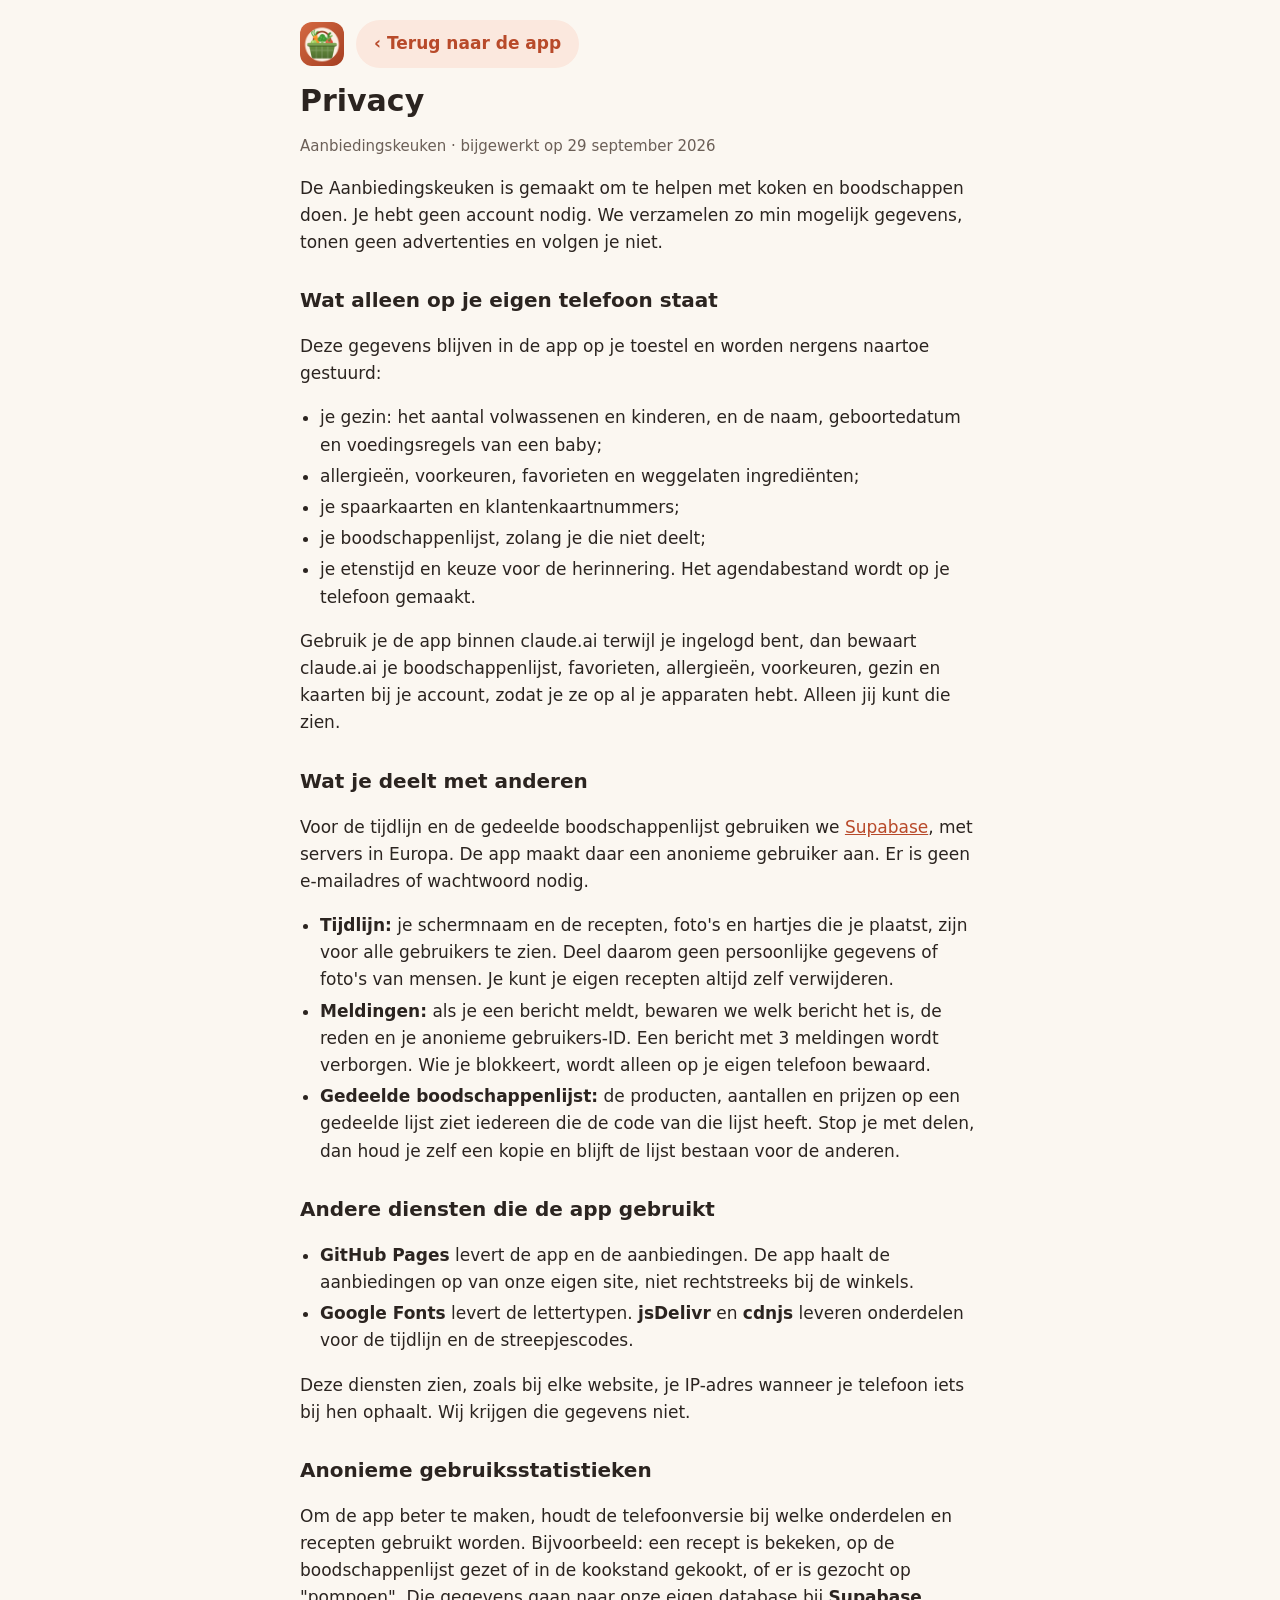
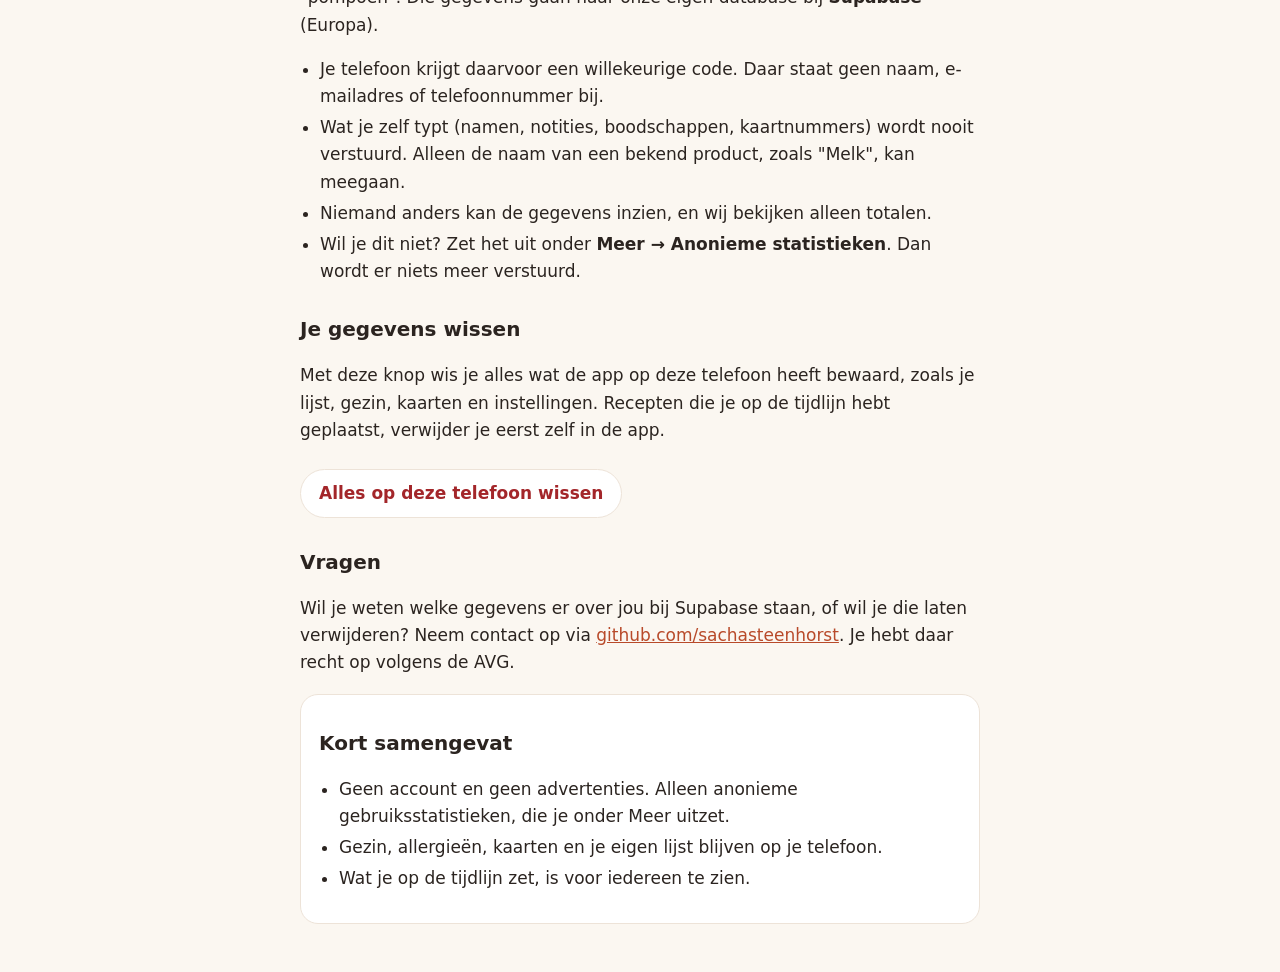
<file: recepten-app/privacy.html>
<!doctype html>
<html lang="nl">
<head>
<meta charset="utf-8">
<meta name="viewport" content="width=device-width, initial-scale=1, viewport-fit=cover">
<meta name="theme-color" content="#B84A2A">
<link rel="icon" href="icons/icon-192.png" type="image/png">
<title>Privacy · Aanbiedingskeuken</title>
<style>
  :root { --bg: #FBF7F1; --surface: #FFFFFF; --ink: #2B2420; --muted: #6B5F57; --line: #EDE3D8; --accent: #B84A2A; --soft: #FBE8DE; }
  @media (prefers-color-scheme: dark) { :root { --bg: #16110F; --surface: #211A17; --ink: #F4EDE7; --muted: #B5A89E; --line: #3A2F29; --accent: #F2916B; --soft: #3B2219; } }
  * { box-sizing: border-box; }
  body { margin: 0; background: var(--bg); color: var(--ink); font: 17px/1.6 "Segoe UI", system-ui, -apple-system, sans-serif; padding: 0 16px 48px; }
  main { max-width: 680px; margin: 0 auto; }
  header { padding: 20px 0 8px; display: flex; align-items: center; gap: 12px; }
  header img { width: 44px; height: 44px; border-radius: 12px; }
  h1 { font-size: 30px; line-height: 1.15; margin: 8px 0 4px; }
  h2 { font-size: 20px; margin: 28px 0 6px; }
  p, li { color: var(--ink); }
  .muted { color: var(--muted); font-size: 15px; }
  ul { padding-left: 20px; }
  li { margin: 4px 0; }
  a { color: var(--accent); }
  .terug, .wis { display: inline-flex; align-items: center; min-height: 48px; padding: 10px 18px; border-radius: 999px; font: inherit; font-weight: 700; text-decoration: none; cursor: pointer; }
  .terug { background: var(--soft); color: var(--accent); border: 0; }
  .wis { background: var(--surface); color: #A3262A; border: 1px solid var(--line); margin-top: 8px; }
  .kaart { background: var(--surface); border: 1px solid var(--line); border-radius: 18px; padding: 4px 18px 14px; margin-top: 16px; }
</style>
</head>
<body>
<main>
  <header><img src="icons/icon-192.png" alt=""><a class="terug" href="./">‹ Terug naar de app</a></header>
  <h1>Privacy</h1>
  <p class="muted">Aanbiedingskeuken · bijgewerkt op 29 september 2026</p>

  <p>De Aanbiedingskeuken is gemaakt om te helpen met koken en boodschappen doen. Je hebt geen account nodig. We verzamelen zo min mogelijk gegevens, tonen geen advertenties en volgen je niet.</p>

  <h2>Wat alleen op je eigen telefoon staat</h2>
  <p>Deze gegevens blijven in de app op je toestel en worden nergens naartoe gestuurd:</p>
  <ul>
    <li>je gezin: het aantal volwassenen en kinderen, en de naam, geboortedatum en voedingsregels van een baby;</li>
    <li>allergieën, voorkeuren, favorieten en weggelaten ingrediënten;</li>
    <li>je spaarkaarten en klantenkaartnummers;</li>
    <li>je boodschappenlijst, zolang je die niet deelt;</li>
    <li>je etenstijd en keuze voor de herinnering. Het agendabestand wordt op je telefoon gemaakt.</li>
  </ul>
  <p>Gebruik je de app binnen claude.ai terwijl je ingelogd bent, dan bewaart claude.ai je boodschappenlijst, favorieten, allergieën, voorkeuren, gezin en kaarten bij je account, zodat je ze op al je apparaten hebt. Alleen jij kunt die zien.</p>

  <h2>Wat je deelt met anderen</h2>
  <p>Voor de tijdlijn en de gedeelde boodschappenlijst gebruiken we <a href="https://supabase.com/privacy" rel="noopener">Supabase</a>, met servers in Europa. De app maakt daar een anonieme gebruiker aan. Er is geen e-mailadres of wachtwoord nodig.</p>
  <ul>
    <li><b>Tijdlijn:</b> je schermnaam en de recepten, foto's en hartjes die je plaatst, zijn voor alle gebruikers te zien. Deel daarom geen persoonlijke gegevens of foto's van mensen. Je kunt je eigen recepten altijd zelf verwijderen.</li>
    <li><b>Meldingen:</b> als je een bericht meldt, bewaren we welk bericht het is, de reden en je anonieme gebruikers-ID. Een bericht met 3 meldingen wordt verborgen. Wie je blokkeert, wordt alleen op je eigen telefoon bewaard.</li>
    <li><b>Gedeelde boodschappenlijst:</b> de producten, aantallen en prijzen op een gedeelde lijst ziet iedereen die de code van die lijst heeft. Stop je met delen, dan houd je zelf een kopie en blijft de lijst bestaan voor de anderen.</li>
  </ul>

  <h2>Andere diensten die de app gebruikt</h2>
  <ul>
    <li><b>GitHub Pages</b> levert de app en de aanbiedingen. De app haalt de aanbiedingen op van onze eigen site, niet rechtstreeks bij de winkels.</li>
    <li><b>Google Fonts</b> levert de lettertypen. <b>jsDelivr</b> en <b>cdnjs</b> leveren onderdelen voor de tijdlijn en de streepjescodes.</li>
  </ul>
  <p>Deze diensten zien, zoals bij elke website, je IP-adres wanneer je telefoon iets bij hen ophaalt. Wij krijgen die gegevens niet.</p>

  <h2>Anonieme gebruiksstatistieken</h2>
  <p>Om de app beter te maken, houdt de telefoonversie bij welke onderdelen en recepten gebruikt worden. Bijvoorbeeld: een recept is bekeken, op de boodschappenlijst gezet of in de kookstand gekookt, of er is gezocht op "pompoen". Die gegevens gaan naar onze eigen database bij <b>Supabase</b> (Europa).</p>
  <ul>
    <li>Je telefoon krijgt daarvoor een willekeurige code. Daar staat geen naam, e-mailadres of telefoonnummer bij.</li>
    <li>Wat je zelf typt (namen, notities, boodschappen, kaartnummers) wordt nooit verstuurd. Alleen de naam van een bekend product, zoals "Melk", kan meegaan.</li>
    <li>Niemand anders kan de gegevens inzien, en wij bekijken alleen totalen.</li>
    <li>Wil je dit niet? Zet het uit onder <b>Meer → Anonieme statistieken</b>. Dan wordt er niets meer verstuurd.</li>
  </ul>

  <h2>Je gegevens wissen</h2>
  <p>Met deze knop wis je alles wat de app op deze telefoon heeft bewaard, zoals je lijst, gezin, kaarten en instellingen. Recepten die je op de tijdlijn hebt geplaatst, verwijder je eerst zelf in de app.</p>
  <button class="wis" id="wis" type="button">Alles op deze telefoon wissen</button>
  <p id="gewist" class="muted" hidden>Alles is gewist.</p>

  <h2>Vragen</h2>
  <p>Wil je weten welke gegevens er over jou bij Supabase staan, of wil je die laten verwijderen? Neem contact op via <a href="https://github.com/sachasteenhorst" rel="noopener">github.com/sachasteenhorst</a>. Je hebt daar recht op volgens de AVG.</p>

  <div class="kaart">
    <h2>Kort samengevat</h2>
    <ul>
      <li>Geen account en geen advertenties. Alleen anonieme gebruiksstatistieken, die je onder Meer uitzet.</li>
      <li>Gezin, allergieën, kaarten en je eigen lijst blijven op je telefoon.</li>
      <li>Wat je op de tijdlijn zet, is voor iedereen te zien.</li>
    </ul>
  </div>
</main>
<script>
  document.getElementById('wis').addEventListener('click', () => {
    if (!confirm('Weet je zeker dat je alles van de Aanbiedingskeuken op deze telefoon wilt wissen? Dit kun je niet ongedaan maken.')) return;
    try {
      Object.keys(localStorage).filter(k => k.startsWith('ak:') || k === 'ak-tijdlijn').forEach(k => localStorage.removeItem(k));
      document.getElementById('gewist').hidden = false;
    } catch (e) { alert('Wissen lukte niet in deze browser.'); }
  });
</script>
</body>
</html>
</file>
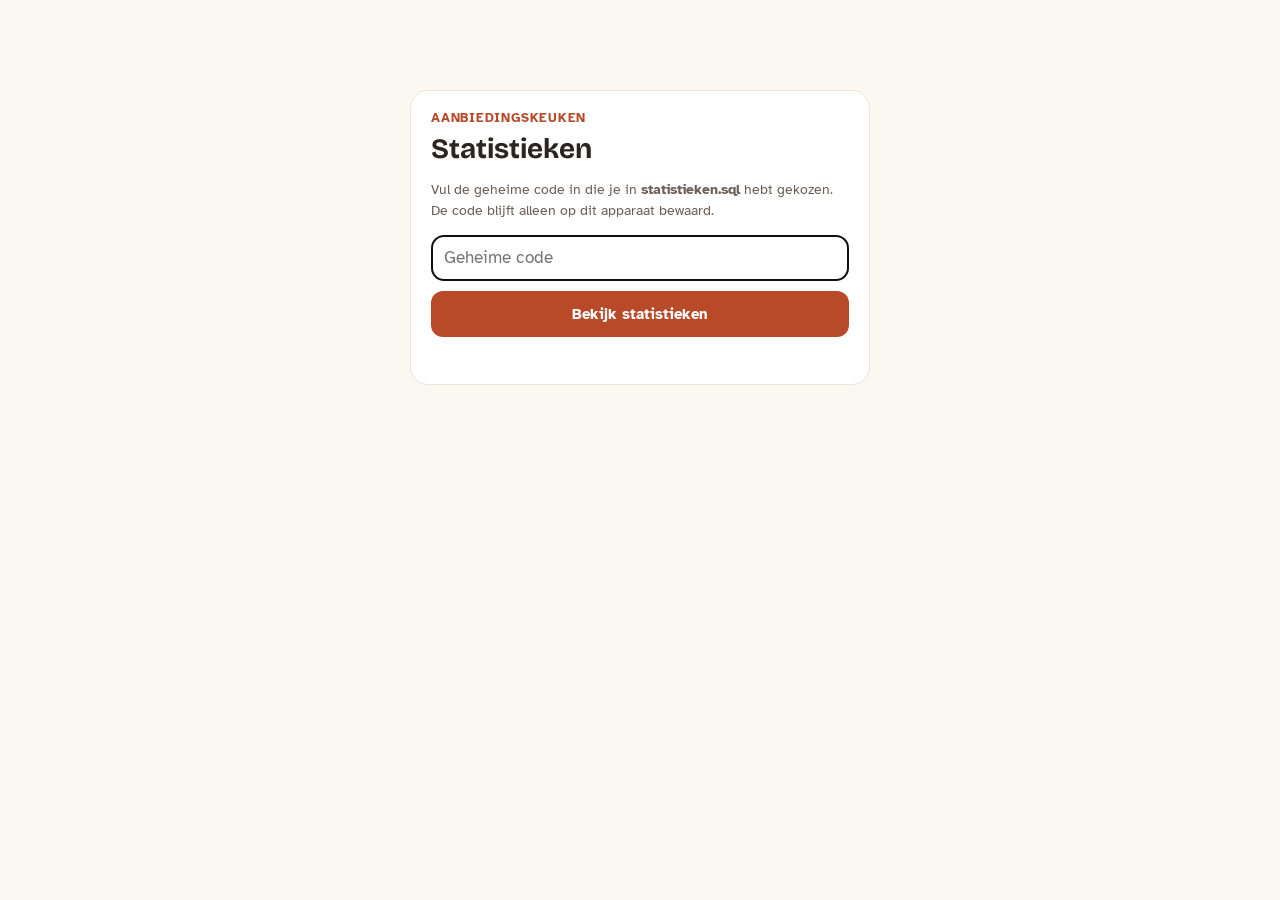
<file: recepten-app/statistieken.html>
<!doctype html>
<html lang="nl">
<head>
<meta charset="utf-8">
<meta name="viewport" content="width=device-width,initial-scale=1,viewport-fit=cover">
<meta name="robots" content="noindex,nofollow">
<title>Statistieken Aanbiedingskeuken</title>
<link rel="preconnect" href="https://fonts.googleapis.com">
<link rel="preconnect" href="https://fonts.gstatic.com" crossorigin>
<link rel="stylesheet" href="https://fonts.googleapis.com/css2?family=Bricolage+Grotesque:opsz,wght@12..96,700;12..96,800&family=Atkinson+Hyperlegible:wght@400;700&display=swap">
<style>
  :root {
    color-scheme: light;
    --bg: #FBF7F1; --surface: #FFFFFF; --ink: #2B2420; --muted: #6B5F57; --line: #EDE3D8; --tile: #FBF5EE;
    --accent: #B84A2A; --accent-soft: #FBE8DE; --bar: #C4552F; --bar-2: #E9B49E; --good: #4F6B2F; --good-soft: #EDF2E1;
    --bad: #9B2F2F; --bad-soft: #F8E4E2; --grid: #EFE7DE;
    --display: "Bricolage Grotesque", "Segoe UI", system-ui, sans-serif;
    --body: "Atkinson Hyperlegible", "Segoe UI", system-ui, sans-serif;
  }
  @media (prefers-color-scheme: dark) {
    :root:not([data-theme="light"]) {
      color-scheme: dark;
      --bg: #16110F; --surface: #211A17; --ink: #F4EDE7; --muted: #B5A89E; --line: #3A2F29; --tile: #2A211D;
      --accent: #F2916B; --accent-soft: #3B2219; --bar: #E8835D; --bar-2: #6B3A28; --good: #B5CF8E; --good-soft: #26301B;
      --bad: #F09A93; --bad-soft: #3A1E1D; --grid: #2E2521;
    }
  }
  :root[data-theme="dark"] {
    color-scheme: dark;
    --bg: #16110F; --surface: #211A17; --ink: #F4EDE7; --muted: #B5A89E; --line: #3A2F29; --tile: #2A211D;
    --accent: #F2916B; --accent-soft: #3B2219; --bar: #E8835D; --bar-2: #6B3A28; --good: #B5CF8E; --good-soft: #26301B;
    --bad: #F09A93; --bad-soft: #3A1E1D; --grid: #2E2521;
  }
  * { box-sizing: border-box; }
  html, body { background: var(--bg); }
  body { margin: 0; color: var(--ink); font: 16px/1.5 var(--body); padding: 0 16px 48px; -webkit-font-smoothing: antialiased; }
  .wrap { max-width: 1040px; margin: 0 auto; }
  h1, h2, h3 { font-family: var(--display); margin: 0; line-height: 1.15; }
  header { display: flex; flex-wrap: wrap; gap: 12px; align-items: end; justify-content: space-between; padding: 24px 0 16px; }
  header h1 { font-size: clamp(26px, 5vw, 34px); font-weight: 800; }
  .eyebrow { font-size: 13px; letter-spacing: .06em; text-transform: uppercase; color: var(--accent); font-weight: 700; }
  .muted { color: var(--muted); } .small { font-size: 14px; }
  .card { background: var(--surface); border: 1px solid var(--line); border-radius: 18px; padding: 18px 20px; min-width: 0; }
  .grid { display: grid; gap: 14px; }
  .g2 { grid-template-columns: repeat(auto-fit, minmax(min(100%, 420px), 1fr)); }
  .tiles { display: grid; grid-template-columns: repeat(auto-fit, minmax(150px, 1fr)); gap: 12px; }
  .tile { background: var(--surface); border: 1px solid var(--line); border-radius: 16px; padding: 14px 16px; }
  .tile .k { font-size: 13px; color: var(--muted); font-weight: 700; }
  .tile .v { font-family: var(--display); font-weight: 800; font-size: 30px; font-variant-numeric: tabular-nums; line-height: 1.1; margin-top: 2px; }
  .tile .s { font-size: 13px; color: var(--muted); }
  .card h2 { font-size: 19px; margin-bottom: 2px; }
  .card > p.sub { margin: 0 0 12px; font-size: 14px; color: var(--muted); }
  .seg { display: inline-flex; background: var(--tile); border-radius: 12px; padding: 4px; gap: 4px; }
  .seg button { border: 0; background: none; font: 700 14px var(--body); color: var(--muted); padding: 8px 12px; border-radius: 9px; cursor: pointer; min-height: 40px; }
  .seg button[aria-pressed="true"] { background: var(--accent); color: #FFFFFF; }
  .btn { border: 0; background: var(--accent); color: #FFFFFF; font: 800 15px var(--body); padding: 0 18px; min-height: 46px; border-radius: 12px; cursor: pointer; }
  .btn.ghost { background: var(--accent-soft); color: var(--accent); }
  input[type=password], input[type=text] { font: 17px var(--body); color: var(--ink); background: var(--surface); border: 1px solid var(--line); border-radius: 12px; padding: 10px 12px; min-height: 46px; width: 100%; }
  .login { max-width: 460px; margin: 10vh auto 0; }
  .login form { display: grid; gap: 10px; margin-top: 14px; }
  .err { color: var(--bad); font-size: 14px; min-height: 1.4em; }
  /* staafjes */
  .hbars { display: grid; gap: 6px; }
  .hbar { display: grid; grid-template-columns: minmax(0, 11em) minmax(0, 1fr) 3.5em; gap: 10px; align-items: center; font-size: 14px; position: relative; }
  .hbar .lab { overflow: hidden; text-overflow: ellipsis; white-space: nowrap; }
  .hbar .track { height: 14px; background: none; position: relative; }
  .hbar .fill { position: absolute; left: 0; top: 0; bottom: 0; background: var(--bar); border-radius: 0 4px 4px 0; min-width: 2px; }
  .hbar .val { text-align: right; font-variant-numeric: tabular-nums; font-weight: 700; }
  .hbar:hover .lab { color: var(--accent); }
  .chart { position: relative; }
  .chart svg { display: block; width: 100%; height: auto; overflow: visible; }
  .chart .axis { font: 12px var(--body); fill: var(--muted); }
  .tip { position: absolute; pointer-events: none; background: var(--ink); color: var(--bg); font-size: 13px; padding: 6px 10px; border-radius: 8px; white-space: nowrap; transform: translate(-50%, -110%); opacity: 0; transition: opacity .1s; z-index: 2; }
  .tip.on { opacity: 1; }
  table { width: 100%; border-collapse: collapse; font-size: 14px; }
  th, td { text-align: right; padding: 7px 8px; border-bottom: 1px solid var(--line); font-variant-numeric: tabular-nums; }
  th:first-child, td:first-child { text-align: left; }
  th { font-size: 12.5px; color: var(--muted); font-weight: 700; cursor: pointer; white-space: nowrap; position: sticky; top: 0; background: var(--surface); }
  th[aria-sort] { color: var(--accent); }
  .tabel { max-height: 460px; overflow: auto; }
  .pill { display: inline-block; font-size: 12.5px; font-weight: 700; padding: 2px 9px; border-radius: 999px; }
  .pill.good { background: var(--good-soft); color: var(--good); } .pill.bad { background: var(--bad-soft); color: var(--bad); }
  ul.tips { margin: 0; padding: 0; list-style: none; display: grid; gap: 8px; }
  ul.tips li { background: var(--tile); border-radius: 12px; padding: 10px 12px; font-size: 15px; }
  ul.tips li b { color: var(--accent); }
  .leeg { color: var(--muted); font-size: 14px; margin: 4px 0; }
  .toolbar { display: flex; flex-wrap: wrap; gap: 8px; align-items: center; }
  .funnel .hbar { grid-template-columns: minmax(0, 12em) minmax(0, 1fr) 7.5em; }
  footer { margin-top: 20px; font-size: 13px; color: var(--muted); }
  @media (max-width: 520px) { .hbar { grid-template-columns: minmax(0, 8.5em) minmax(0, 1fr) 3em; } .funnel .hbar { grid-template-columns: minmax(0, 8em) minmax(0, 1fr) 7em; } .card { padding: 16px; } }
</style>
</head>
<body>
<div class="wrap" id="root"></div>
<div class="tip" id="tip" role="status"></div>
<script>
const SUPA = { url: 'https://dfegvnmmfpuzfjrlypcb.supabase.co', key: 'sb_publishable_XhqFcuJz6DWmmGyihd_1xA_Pz9Xbm0Y' };
const NAMEN = {"zalm-zoet":"Zalm uit de oven met zoete aardappel en broccoli","pompoencurry":"Pompoencurry met kip en kikkererwten","linzenstoof":"Linzenstoof met wortel en tomaat","frittata":"Frittata met courgette en paprika","kabeljauw-prei":"Kabeljauw met preipuree","gehaktballetjes":"Gehaktballetjes in tomatensaus met volkoren spaghetti","bloemkool-ovenschotel":"Bloemkool-broccoli-ovenschotel met kip","spinaziestoof":"Zoete-aardappelstoof met spinazie en kikkererwten","kalkoen-sperzie":"Kalkoenfilet met sperziebonen en krieltjes","bietenstamppot":"Bietenstamppot met appel en kippendij","wraps-kip":"Volkoren wraps met kip, avocado en paprika","pompoensoep":"Pompoensoep met rode linzen","shakshuka":"Shakshuka met kikkererwten","kip-traybake":"Kip uit de oven met pastinaak, wortel en rode ui","chili":"Chili sin carne met zoete aardappel en bonen","hutspot":"Hutspot met gehaktballetjes","lasagne":"Lasagne met courgette, champignons en gehakt","witvis-erwten":"Witvis met doperwten-muntpuree","kip-pinda":"Kip met pindasaus, sperziebonen en rijst","bloemkoolcurry":"Bloemkool-linzencurry","carbonara":"Romige pasta carbonara met spekjes","nasi-goreng":"Nasi goreng met kip en gebakken ei","burgers":"Zelfgemaakte burgers met ovenfriet","macaroni":"Macaroni-ovenschotel met gehakt en kaas","kip-champignon":"Kip in romige champignonsaus met krieltjes","wrappizza":"Wrappizza's met champignons en paprika","hachee":"Hollandse hachee met puree en rode kool","pannenkoeken":"Pannenkoeken met spek en appel","teriyaki":"Kip teriyaki met rijst en broccoli","shoarma":"Shoarmabowl met knoflooksaus","tomatensoep":"Romige tomatensoep met tosti's","groentesoep":"Groentesoep met balletjes","kippensoep":"Kippensoep met vermicelli en groente","broccolisoep":"Romige broccolisoep met kaasbroodjes","zalm-pasta":"Pasta met zalm, spinazie en room","vis-curry":"Witvis-curry met kokos en sperziebonen","prei-stamppot":"Preistamppot met spekjes en kaas","cottage-pie":"Cottage pie met gehakt en zoete-aardappelpuree","kip-kerrie":"Kip-kerrie met appel en rijst","burrito":"Burrito's met zwarte bonen en avocado","quesadilla":"Quesadilla's met kip, paprika en maïs","omelet":"Boerenomelet met champignons, spinazie en brood","risotto":"Romige champignonrisotto","ratatouille":"Ratatouille uit de oven met kikkererwten en feta","kip-honing":"Kippendijen met honing-mosterd, wortel en krieltjes","vis-oven":"Kabeljauw uit de oven met tomaat, courgette en krieltjes","linzensoep":"Turkse rodelinzensoep met wortel","bolognese":"Spaghetti bolognese met verstopte groente","goulash":"Hongaarse goulash met paprika en aardappel","kip-wok":"Roerbak kip met broccoli, paprika en rijst","ovenpasta":"Ovenpasta met courgette, tomaat en mozzarella","aardappelsalade":"Lauwe aardappelsalade met ei, sperziebonen en mosterddressing","griekse-salade-kip":"Griekse salade met kip, feta en warme pita","linzen-bolognese":"Linzenbolognese met volkoren spaghetti","zoete-aardappelsoep":"Zoete-aardappelsoep met kokos en rode linzen","gebakken-rijst":"Gebakken rijst met ei, doperwten en wortel","rodekool-stamppot":"Rodekoolstamppot met appel en gehaktballetjes","zalm-bowl":"Zalmbowl met rijst, avocado en komkommer","kip-tikka":"Milde kip tikka masala met bloemkool en rijst","gevulde-zoete-aardappel":"Gevulde zoete aardappel uit de oven met zwarte bonen","pasta-broccoli-kip":"Pasta met broccoli, kip, knoflook en citroen"};
const TABNAAM = { week: 'Weekmenu', recepten: 'Recepten', lijst: 'Boodschappen', meer: 'Meer', vandaag: 'Vandaag koken', aanbiedingen: 'Aanbiedingen', tijdlijn: 'Tijdlijn', voorraad: 'Voorraad', kaarten: 'Spaarkaarten', gezin: 'Gezin en baby' };
const CATNAAM = { alles: 'Alles', pasta: 'Pasta', rijst: 'Rijst & wok', soep: 'Soep', oven: 'Uit de oven', stamppot: 'Stamppot & aardappel', stoof: 'Curry & stoof', wraps: 'Wraps, brood & bowls', salade: 'Salade & licht', ei: 'Ei & pannenkoek', overig: 'Overig' };
const EVNAAM = { app_open: 'App geopend', tab: 'Ander onderdeel', recept_open: 'Recept bekeken', op_lijst: 'Recept op lijst', week_op_lijst: 'Hele week op lijst', favoriet: 'Favoriet', ander_recept: 'Ander recept gekozen', terug_naar_voorstel: 'Terug naar voorstel', in_weekmenu: 'Zelf in weekmenu gezet', weglaten: 'Ingrediënt weggelaten', kosten_bekeken: 'Kosten bekeken', goedkoper: 'Goedkoper gemaakt', goedkoper_auto: 'Automatisch binnen budget', filter: 'Filter', filters_open: 'Filters geopend', categorie: 'Categorie gekozen', zoeken: 'Gezocht', budget: 'Budget ingesteld', vergelijk: 'Winkels vergeleken', agenda: 'In agenda gezet', extra_product: 'Extra boodschap', afgevinkt: 'Afgevinkt', voorraad: 'Voorraad', gezin: 'Gezin aangepast', baby_toegevoegd: 'Baby toegevoegd', lijst_delen: 'Lijst gedeeld', lijst_meedoen: 'Meegedaan met lijst', lijst_opruimen: 'Lijst opgeruimd', lijst_leeg: 'Lijst leeggemaakt', kookstand_start: 'Kookstand gestart', kookstand_klaar: 'Kookstand afgemaakt', kookstand_stop: 'Kookstand gestopt', kookwekker: 'Kookwekker', tijdlijn_like: 'Tijdlijn: like', tijdlijn_bewaard: 'Tijdlijn: bewaard', tijdlijn_op_lijst: 'Tijdlijn: op lijst', tijdlijn_gedeeld: 'Tijdlijn: recept gedeeld', kaart_getoond: 'Spaarkaart getoond', kaart_toegevoegd: 'Spaarkaart toegevoegd', aanbieding_zelf: 'Aanbieding zelf toegevoegd', folder_geplakt: 'Folder geplakt', etenstijd: 'Etenstijd aangepast', stats_uit: 'Statistieken uitgezet', stats_aan: 'Statistieken aangezet', fout: 'Foutmelding' };
const esc = s => String(s ?? '').replace(/[&<>"]/g, c => ({ '&': '&amp;', '<': '&lt;', '>': '&gt;', '"': '&quot;' }[c]));
const nf = n => Number(n || 0).toLocaleString('nl-NL');
const pct = (a, b) => b ? Math.round(a / b * 100) + '%' : '–';
const rnaam = id => NAMEN[id] || (String(id).startsWith('tl-') ? 'Recept van de tijdlijn' : id);
const opslag = { get(k) { try { return localStorage.getItem('akstats:' + k); } catch (e) { return null; } }, set(k, v) { try { v == null ? localStorage.removeItem('akstats:' + k) : localStorage.setItem('akstats:' + k, v); } catch (e) {} } };

let code = opslag.get('code') || '', dagen = Number(opslag.get('dagen')) || 30, data = null, fout = '', laden = false, sorteer = 'bekeken';
const root = document.getElementById('root');

async function haal() {
  laden = true; fout = ''; teken();
  try {
    const r = await fetch(SUPA.url + '/rest/v1/rpc/ak_statistieken', { method: 'POST', headers: { apikey: SUPA.key, 'Content-Type': 'application/json' }, body: JSON.stringify({ p_sleutel: code, p_dagen: dagen }) });
    const j = await r.json().catch(() => null);
    if (!r.ok) {
      const m = (j && (j.message || j.hint)) || '';
      if (/Onjuiste code/i.test(m)) { fout = 'Deze code klopt niet. Gebruik de code die je in statistieken.sql hebt ingevuld.'; code = ''; opslag.set('code', null); data = null; }
      else if (r.status === 404 || /Could not find|does not exist/i.test(m)) fout = 'De statistiekfunctie bestaat nog niet. Voer eerst statistieken.sql uit in Supabase.';
      else fout = 'Ophalen is niet gelukt (' + r.status + '). ' + esc(m);
    } else data = j;
  } catch (e) { fout = 'Geen verbinding met Supabase. Controleer je internet en probeer het opnieuw.'; }
  laden = false; teken();
}

/* ---------- Bouwstenen ---------- */
function hbars(rows, { lab, val, fmt = nf, max } = {}) {
  if (!rows.length) return '<p class="leeg">Nog geen gegevens.</p>';
  const m = max || Math.max(...rows.map(val), 1);
  return `<div class="hbars">${rows.map(r => `<div class="hbar" data-tip="${esc(lab(r))}: ${esc(fmt(val(r)))}"><span class="lab" title="${esc(lab(r))}">${esc(lab(r))}</span><span class="track"><span class="fill" style="width:${Math.min(100, val(r) / m * 100).toFixed(1)}%"></span></span><span class="val">${esc(fmt(val(r)))}</span></div>`).join('')}</div>`;
}
// Staafdiagram in de tijd (dagen of uren), één reeks, met tooltip per staaf
function kolommen(punten, { label, waarde, tip, as }) {
  if (!punten.length) return '<p class="leeg">Nog geen gegevens.</p>';
  const W = 640, H = 200, L = 34, B = 24, T = 8, n = punten.length;
  const max = Math.max(1, ...punten.map(waarde));
  const stap = Math.max(1, Math.ceil(max / 4)), top = stap * 4;
  const bw = (W - L) / n, gap = Math.min(2, bw * .2);
  const y = v => T + (H - T - B) * (1 - v / top);
  let g = '';
  for (let i = 0; i <= 4; i++) { const v = stap * i; g += `<line x1="${L}" x2="${W}" y1="${y(v)}" y2="${y(v)}" stroke="var(--grid)"/><text class="axis" x="${L - 6}" y="${y(v) + 4}" text-anchor="end">${v}</text>`; }
  const elke = Math.ceil(n / 8);
  const bars = punten.map((p, i) => {
    const x = L + i * bw + gap / 2, w = Math.max(1, bw - gap), v = waarde(p), h = y(0) - y(v);
    const r = Math.min(4, w / 2, h);
    const pad = h > 0 ? `M${x},${y(0)} V${y(v) + r} Q${x},${y(v)} ${x + r},${y(v)} H${x + w - r} Q${x + w},${y(v)} ${x + w},${y(v) + r} V${y(0)} Z` : '';
    return `<g data-tip="${esc(tip(p))}"><rect x="${L + i * bw}" y="${T}" width="${bw}" height="${H - T - B}" fill="transparent"/>${pad ? `<path d="${pad}" fill="var(--bar)"/>` : ''}</g>`
      + (i % elke === 0 ? `<text class="axis" x="${x + w / 2}" y="${H - 6}" text-anchor="middle">${esc(as(p))}</text>` : '');
  }).join('');
  return `<div class="chart"><svg viewBox="0 0 ${W} ${H}" role="img" aria-label="${esc(label)}">${g}${bars}<line x1="${L}" x2="${W}" y1="${y(0)}" y2="${y(0)}" stroke="var(--muted)" stroke-width="1"/></svg></div>`;
}
const kaart = (titel, sub, inhoud, extra = '') => `<section class="card" ${extra}><h2>${titel}</h2>${sub ? `<p class="sub">${sub}</p>` : ''}${inhoud}</section>`;

/* ---------- Adviezen: waar kun je de app op verbeteren? ---------- */
function adviezen(d) {
  const uit = [];
  const t = d.trechter || {};
  if (t.geopend >= 5) {
    if (t.recept / t.geopend < .5) uit.push(`Maar <b>${pct(t.recept, t.geopend)}</b> van de gebruikers opent een recept. Maak het recept van vandaag of de weekkaart uitnodigender.`);
    if (t.recept && t.lijst / t.recept < .35) uit.push(`Van wie een recept bekijkt, zet <b>${pct(t.lijst, t.recept)}</b> iets op de boodschappenlijst. Maak de knop "Op boodschappenlijst" opvallender of zet hem hoger.`);
    if (t.koken && t.klaar / t.koken < .5) uit.push(`De kookstand wordt vaak niet afgemaakt (<b>${pct(t.klaar, t.koken)}</b> komt tot het eind). Kijk hieronder bij welke stap mensen stoppen.`);
  }
  const weg = (d.recepten || []).filter(r => r.weggeklikt >= 3).sort((a, b) => b.weggeklikt - a.weggeklikt).slice(0, 3);
  if (weg.length) uit.push(`Deze recepten worden het vaakst weggeklikt in het weekmenu: <b>${weg.map(r => esc(rnaam(r.recept))).join(', ')}</b>. Overweeg ze aan te passen of minder vaak voor te stellen.`);
  const geen = (d.zoektermen || []).filter(z => z.geen > 0).slice(0, 5);
  if (geen.length) uit.push(`Er wordt gezocht naar recepten die er niet zijn: <b>${geen.map(z => esc(z.term)).join(', ')}</b>. Goede kandidaten voor nieuwe recepten.`);
  const wi = (d.weggelaten || []).slice(0, 3).filter(w => w.n >= 3);
  if (wi.length) uit.push(`Vaak weggelaten ingrediënten: <b>${wi.map(w => esc(w.ingr)).join(', ')}</b>. Misschien optioneel maken of vervangen.`);
  const bud = (d.budget || []).filter(b => b.pp != null);
  if (bud.length) { const tot = bud.reduce((s, b) => s + b.apparaten, 0), laag = bud.filter(b => b.pp <= 2.5).reduce((s, b) => s + b.apparaten, 0);
    if (laag / tot >= .3) uit.push(`<b>${pct(laag, tot)}</b> van wie een budget instelt, kiest € 2,50 per persoon of minder. Meer goedkope recepten zouden goed vallen.`); }
  if ((d.fouten || []).length) uit.push(`Er zijn <b>${nf(d.fouten.reduce((s, f) => s + f.n, 0))}</b> foutmeldingen geweest. Zie het blok Foutmeldingen onderaan.`);
  const tv = d.toestel || {};
  if (tv.totaal >= 5 && tv.als_app / tv.totaal < .3) uit.push(`Maar <b>${pct(tv.als_app, tv.totaal)}</b> gebruikt de app vanaf het beginscherm. Een korte uitleg "Zet op je beginscherm" kan helpen om mensen terug te laten komen.`);
  return uit;
}

/* ---------- Tekenen ---------- */
function teken() {
  if (!code) {
    root.innerHTML = `<div class="login card"><div class="eyebrow">Aanbiedingskeuken</div><h1 style="font-size:28px;margin-top:4px">Statistieken</h1>
      <p class="muted small">Vul de geheime code in die je in <b>statistieken.sql</b> hebt gekozen. De code blijft alleen op dit apparaat bewaard.</p>
      <form id="login"><input type="password" id="code" autocomplete="current-password" placeholder="Geheime code" aria-label="Geheime code"><button class="btn" type="submit">Bekijk statistieken</button><div class="err" aria-live="polite">${fout}</div></form></div>`;
    document.getElementById('code').focus(); return;
  }
  const kop = `<header><div><div class="eyebrow">Aanbiedingskeuken</div><h1>Statistieken</h1><div class="small muted">${data ? 'Bijgewerkt ' + new Date(data.bijgewerkt).toLocaleString('nl-NL', { weekday: 'short', day: 'numeric', month: 'short', hour: '2-digit', minute: '2-digit' }) : laden ? 'Laden…' : ''}</div></div>
    <div class="toolbar"><div class="seg" role="group" aria-label="Periode">${[[7, '7 dagen'], [30, '30 dagen'], [90, '90 dagen'], [365, 'Jaar']].map(([v, t]) => `<button data-dagen="${v}" aria-pressed="${v === dagen}">${t}</button>`).join('')}</div>
    <button class="btn ghost" data-ververs>Vernieuwen</button><button class="btn ghost" data-uitloggen>Uitloggen</button></div></header>`;
  if (fout) { root.innerHTML = kop + `<div class="card"><p class="err" style="margin:0">${fout}</p></div>`; return; }
  if (!data) { root.innerHTML = kop + '<div class="card"><p class="muted" style="margin:0">Statistieken laden…</p></div>'; return; }
  const d = data, t = d.totaal || {}, a = d.actief || {}, tr = d.trechter || {};
  if (!t.events) { root.innerHTML = kop + `<div class="card"><h2>Nog geen gegevens</h2><p class="muted">In deze periode is er nog niets binnengekomen. Controleer of de nieuwe versie van de app online staat; binnen een paar seconden na het openen van de app verschijnt hier de eerste gebruiker.</p></div>`; return; }
  const ev = Object.fromEntries((d.events || []).map(e => [e.event, e]));
  const tips = adviezen(d);
  const recepten = [...(d.recepten || [])].sort((x, y) => (y[sorteer] || 0) - (x[sorteer] || 0) || (y.bekeken - x.bekeken));
  const kol = [['bekeken', 'Bekeken'], ['op_lijst', 'Op lijst'], ['koken', 'Kookstand'], ['klaar', 'Afgemaakt'], ['favoriet', 'Favoriet'], ['zelf_gekozen', 'Zelf gekozen'], ['weggeklikt', 'Weggeklikt'], ['weglaten', 'Iets weggelaten']];
  const perdag = vulDagen(d.perdag || [], d.dagen);
  root.innerHTML = kop + `
  <div class="tiles">
    <div class="tile"><div class="k">Gebruikers vandaag</div><div class="v">${nf(a.vandaag)}</div><div class="s">verschillende toestellen</div></div>
    <div class="tile"><div class="k">Afgelopen 7 dagen</div><div class="v">${nf(a.week)}</div><div class="s">${nf(a.maand)} in 30 dagen</div></div>
    <div class="tile"><div class="k">Nieuwe gebruikers</div><div class="v">${nf(t.nieuw)}</div><div class="s">in ${d.dagen} dagen</div></div>
    <div class="tile"><div class="k">Komt terug</div><div class="v">${pct(d.terugkeer.meer_dagen, d.terugkeer.totaal)}</div><div class="s">op 2 of meer dagen actief</div></div>
    <div class="tile"><div class="k">Sessies</div><div class="v">${nf(t.sessies)}</div><div class="s">mediaan ${String(d.sessie.mediaan_min ?? 0).replace('.', ',')} min, ${nf(d.sessie.mediaan_acties)} tikken</div></div>
    <div class="tile"><div class="k">Recepten gekookt</div><div class="v">${nf((ev.kookstand_klaar || {}).n)}</div><div class="s">${nf((ev.kookstand_start || {}).n)} keer kookstand gestart</div></div>
  </div>
  ${tips.length ? `<section class="card" style="margin-top:14px"><h2>Waar kun je de app op verbeteren?</h2><p class="sub">Automatisch opgemaakt uit de cijfers hieronder.</p><ul class="tips">${tips.map(x => `<li>${x}</li>`).join('')}</ul></section>` : ''}
  <div class="grid" style="margin-top:14px">
    ${kaart('Gebruikers per dag', 'Aantal verschillende toestellen dat de app die dag gebruikte.', kolommen(perdag, { label: 'Gebruikers per dag', waarde: p => p.apparaten, tip: p => `${datum(p.dag)}: ${p.apparaten} gebruiker${p.apparaten === 1 ? '' : 's'}${p.nieuw ? `, ${p.nieuw} nieuw` : ''}`, as: p => datumKort(p.dag) }))}
  </div>
  <div class="grid g2" style="margin-top:14px">
    ${kaart('Van openen tot koken', 'Hoeveel gebruikers elke stap bereiken.', `<div class="funnel">${hbars([['App geopend', tr.geopend], ['Recept bekeken', tr.recept], ['Op boodschappenlijst', tr.lijst], ['Boodschappen afgevinkt', tr.afgevinkt], ['Kookstand gestart', tr.koken], ['Kookstand afgemaakt', tr.klaar]], { lab: r => r[0], val: r => r[1] || 0, fmt: v => `${nf(v)} · ${pct(v, tr.geopend)}`, max: tr.geopend })}</div>`)}
    ${kaart('Welke onderdelen worden gebruikt', 'Hoe vaak mensen naar een onderdeel gaan.', hbars((d.tabs || []).slice(0, 10), { lab: r => TABNAAM[r.tab] || r.tab, val: r => r.n }))}
    ${kaart('Wanneer wordt de app gebruikt', 'Sessies per uur van de dag.', kolommen(Array.from({ length: 24 }, (_, u) => ({ uur: u, sessies: ((d.peruur || []).find(x => x.uur === u) || {}).sessies || 0 })), { label: 'Sessies per uur', waarde: p => p.sessies, tip: p => `${p.uur}:00 – ${p.uur + 1}:00: ${p.sessies} sessies`, as: p => p.uur + 'u' }))}
    ${kaart('Categorieën', 'Welke categorie mensen kiezen in Recepten.', hbars((d.categorieen || []).slice(0, 10), { lab: r => CATNAAM[r.cat] || r.cat, val: r => r.n }))}
  </div>
  <section class="card" style="margin-top:14px"><h2>Recepten</h2><p class="sub">Tik op een kolomkop om te sorteren. "Weggeklikt" = in het weekmenu vervangen door een ander recept.</p>
    <div class="tabel"><table><thead><tr><th>Recept</th>${kol.map(([k, t]) => `<th data-sort="${k}"${sorteer === k ? ' aria-sort="descending"' : ''}>${t}</th>`).join('')}</tr></thead>
    <tbody>${recepten.map(r => `<tr><td>${esc(rnaam(r.recept))}</td>${kol.map(([k]) => `<td>${r[k] ? nf(r[k]) : '<span class="muted">·</span>'}</td>`).join('')}</tr>`).join('') || `<tr><td colspan="${kol.length + 1}" class="muted">Nog geen gegevens.</td></tr>`}</tbody></table></div>
    ${Object.keys(NAMEN).length ? `<p class="small muted" style="margin:10px 0 0">${Object.keys(NAMEN).filter(id => !(d.recepten || []).some(r => r.recept === id && r.bekeken)).length} van de ${Object.keys(NAMEN).length} recepten zijn in deze periode niet bekeken.</p>` : ''}
  </section>
  <div class="grid g2" style="margin-top:14px">
    ${kaart('Zoektermen', 'Waar mensen naar zoeken. Rood = niets gevonden.', (d.zoektermen || []).length ? `<div class="tabel"><table><thead><tr><th>Zoekterm</th><th>Keer</th><th>Gevonden</th></tr></thead><tbody>${d.zoektermen.map(z => `<tr><td>${esc(z.term)}</td><td>${nf(z.n)}</td><td>${z.geen ? `<span class="pill bad">${z.geen}× niets</span>` : '<span class="pill good">ja</span>'}</td></tr>`).join('')}</tbody></table></div>` : '<p class="leeg">Nog niet gezocht.</p>')}
    ${kaart('Budget per persoon', 'Laatst ingestelde budget per gebruiker.', hbars((d.budget || []).map(b => ({ l: b.pp == null ? 'Geen budget' : '€ ' + String(b.pp).replace('.', ',').replace(/,5$/, ',50'), n: b.apparaten })), { lab: r => r.l, val: r => r.n }))}
    ${kaart('Filters', 'Welke allergieën, voorkeuren en snelfilters worden aangezet.', hbars((d.filters || []).slice(0, 12), { lab: r => filterNaam(r), val: r => r.n }))}
    ${kaart('Kookstand: waar stoppen mensen?', 'Recept en stap waarop de kookstand werd gesloten.', hbars((d.kookstop || []).slice(0, 10), { lab: r => `${rnaam(r.recept)} · stap ${r.stap}`, val: r => r.n }))}
    ${kaart('Vaak weggelaten ingrediënten', 'Met de knop "Laat weg" bij een recept.', hbars(d.weggelaten || [], { lab: r => r.ingr, val: r => r.n }))}
    ${kaart('Goedkoper gemaakt', 'Welke goedkopere alternatieven worden aangezet.', hbars(d.goedkoper || [], { lab: r => r.optie, val: r => r.n }))}
    ${kaart('Winkels', 'Welke winkels gebruikers hebben aanstaan.', hbars(d.winkels || [], { lab: r => r.winkel, val: r => r.n }))}
    ${kaart('Gezin', `${pct(d.gezin.met_baby, d.gezin.totaal)} van de gebruikers heeft een baby ingesteld. Aantal eters:`, hbars(d.gezin.personen || [], { lab: r => r.p + (r.p === 1 ? ' persoon' : ' personen'), val: r => r.n }))}
    ${kaart('Toestel', `${pct(d.toestel.als_app, d.toestel.totaal)} gebruikt de app vanaf het beginscherm.`, hbars(d.toestel.os || [], { lab: r => ({ ios: 'iPhone / iPad', android: 'Android', windows: 'Windows', mac: 'Mac' }[r.os] || 'Overig'), val: r => r.n }))}
    ${kaart('Extra boodschappen', 'Welke losse producten worden toegevoegd.', hbars(d.extra || [], { lab: r => r.product, val: r => r.n }))}
    ${kaart('Alle acties', 'Alles wat er in deze periode is aangetikt.', hbars((d.events || []).slice(0, 25), { lab: r => EVNAAM[r.event] || r.event, val: r => r.n }))}
    ${kaart('Foutmeldingen', 'Fouten die in de app zijn opgetreden.', (d.fouten || []).length ? `<div class="tabel"><table><thead><tr><th>Melding</th><th>Keer</th></tr></thead><tbody>${d.fouten.map(f => `<tr><td style="white-space:normal">${esc(f.msg)}</td><td>${nf(f.n)}</td></tr>`).join('')}</tbody></table></div>` : '<p class="leeg"><span class="pill good">Geen fouten</span></p>')}
  </div>
  <footer>Alle cijfers zijn anoniem: per toestel een willekeurige code, geen namen of boodschappenteksten. Versies in gebruik: ${(d.versies || []).map(v => `${esc(v.versie)} (${nf(v.apparaten)})`).join(', ')}.</footer>`;
}
function filterNaam(r) {
  const s = { allergie: 'Allergie', voorkeur: 'Voorkeur', snel: 'Kookboek: snel', binnen_budget: 'Kookboek: binnen budget', vaker_snel: 'Vaker snelle gerechten', wissen: 'Filters gewist' }[r.soort] || r.soort;
  return r.waarde ? `${s}: ${r.waarde.replace(':', ' → ')}` : s;
}
const datum = s => new Date(s + 'T12:00:00').toLocaleDateString('nl-NL', { weekday: 'short', day: 'numeric', month: 'long' });
const datumKort = s => { const d = new Date(s + 'T12:00:00'); return `${d.getDate()}/${d.getMonth() + 1}`; };
function vulDagen(rij, n) {   // dagen zonder gebruik als 0 tonen
  const m = new Map(rij.map(r => [r.dag, r])), uit = [];
  for (let i = Math.min(n, 90) - 1; i >= 0; i--) {
    const d = new Date(); d.setDate(d.getDate() - i);
    const k = `${d.getFullYear()}-${String(d.getMonth() + 1).padStart(2, '0')}-${String(d.getDate()).padStart(2, '0')}`;
    uit.push(m.get(k) || { dag: k, apparaten: 0, sessies: 0, nieuw: 0 });
  }
  return uit;
}

/* ---------- Bediening ---------- */
root.addEventListener('submit', e => {
  if (e.target.id !== 'login') return; e.preventDefault();
  code = document.getElementById('code').value.trim(); if (!code) return;
  opslag.set('code', code); haal();
});
root.addEventListener('click', e => {
  const b = e.target.closest('[data-dagen],[data-ververs],[data-uitloggen],[data-sort]'); if (!b) return;
  if (b.dataset.dagen) { dagen = Number(b.dataset.dagen); opslag.set('dagen', String(dagen)); haal(); }
  else if (b.hasAttribute('data-ververs')) haal();
  else if (b.hasAttribute('data-uitloggen')) { code = ''; data = null; opslag.set('code', null); fout = ''; teken(); }
  else if (b.dataset.sort) { sorteer = b.dataset.sort; teken(); }
});
// Tooltip bij staven
const tip = document.getElementById('tip');
document.addEventListener('pointermove', e => {
  const t = e.target.closest && e.target.closest('[data-tip]');
  if (!t) { tip.classList.remove('on'); return; }
  tip.textContent = t.dataset.tip; tip.classList.add('on');
  tip.style.left = Math.min(innerWidth - 90, Math.max(90, e.clientX)) + 'px'; tip.style.top = (e.clientY + scrollY - 8) + 'px';
});
teken(); if (code) haal();
</script>
</body>
</html>
</file>
